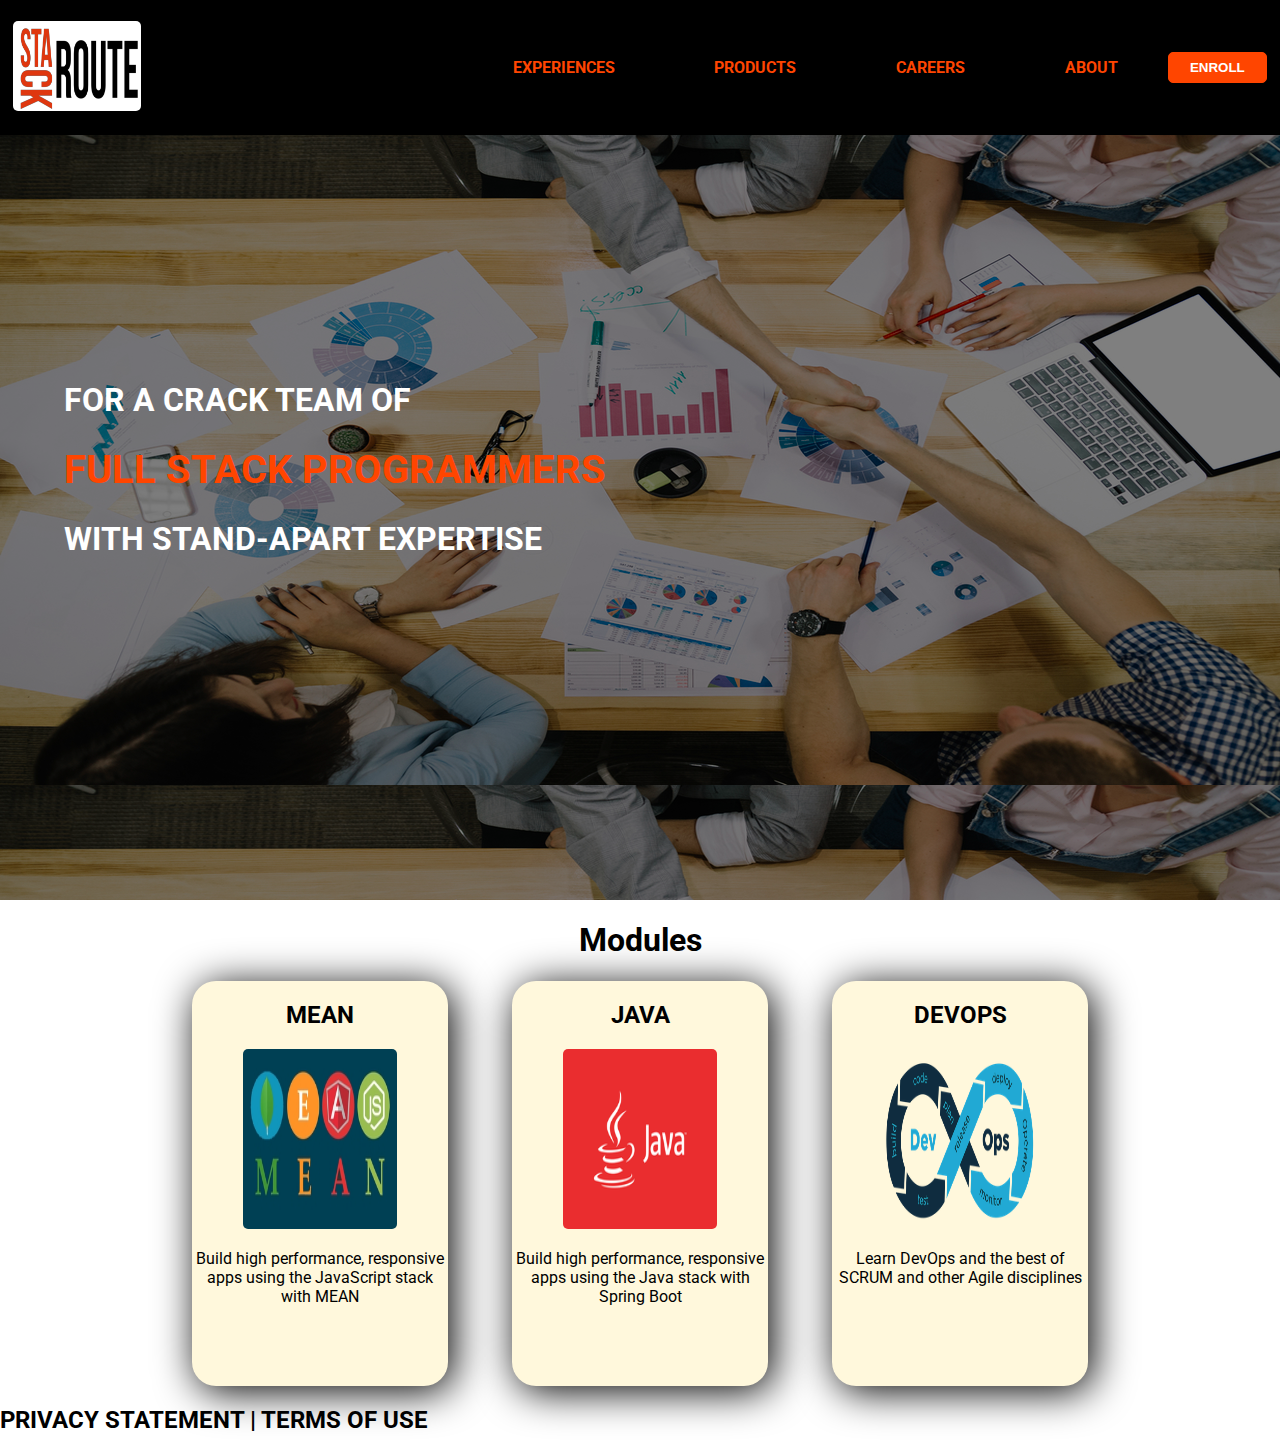
<file: herounit_paperlayout/index.html>
<!DOCTYPE html>
<html lang="en">

<head>
    <meta charset="UTF-8">
    <meta name="viewport" content="width=device-width, initial-scale=1.0">
    <meta http-equiv="X-UA-Compatible" content="ie=edge">

    <title>Hero Unit with Paper Layout</title>

    <link rel="shortcut icon" href="images/favicon.ico" type="image/x-icon">
    <link rel="stylesheet" href="./css/style.css">
    <link href="https://fonts.googleapis.com/css?family=Roboto&display=swap" rel="stylesheet">
    <link rel="stylesheet" href="https://cdnjs.cloudflare.com/ajax/libs/font-awesome/5.15.3/css/all.min.css" integrity="sha512-iBBXm8fW90+nuLcSKlbmrPcLa0OT92xO1BIsZ+ywDWZCvqsWgccV3gFoRBv0z+8dLJgyAHIhR35VZc2oM/gI1w==" crossorigin="anonymous" />
</head>

<body>
    <!-- Header section starts -->
    <header class="header-container">
        <div class="branding">
            <img src="./images/logosm.png" alt="">
        </div>

        <nav class="nav-links">

            <ul>
                <li><a href="#">EXPERIENCES</a></li>
                <li><a href="#">PRODUCTS</a></li>
                <li><a href="#">CAREERS</a></li>
                <li><a href="#">ABOUT</a></li>
            </ul>
        </nav>

        <button class="enroll">ENROLL</button>

    </header>
    <!-- Header section ends -->

    <!-- Hero Unit starts -->
    <section class="herounit-container">
        <div class="herounit-mask">
            <div class="hero-caption">
                <h1>FOR A CRACK TEAM OF</h1>
                <h1>FULL STACK PROGRAMMERS</h1>
                <h1>WITH STAND-APART EXPERTISE</h1>
            </div>
        </div>
    </section>

    <!-- Modules with paper layout - start -->
    <section class="paper-layout-container">

        <h1>Modules</h1>
        <section class="paper-layout-row">
            <article class="paper">
                <h2>MEAN</h2>
                <img src="./images/mean.jpg">
                <p>Build high performance, responsive apps using the JavaScript stack with MEAN</p>
            </article>

            <article class="paper">
                <h2>JAVA</h2>
                <img src="./images/java.png">
                <p>Build high performance, responsive apps using the Java stack with Spring Boot</p>
            </article>

            <article class="paper">
                <h2>DEVOPS</h2>
                <img src="./images/devops.png">
                <p>Learn DevOps and the best of SCRUM and other Agile disciplines</p>
            </article>

        </section>
    </section>

    <!-- Modules with paper layout - end -->
    <!-- footer start-->
    <footer>

        <span style="color: blue; font-size: 2.25em;"><i class="fab fa-facebook"></i></span>
        <h2>PRIVACY STATEMENT | TERMS OF USE</h2>
    </footer>
     <!-- footer end -->

</body>

</html>
</file>
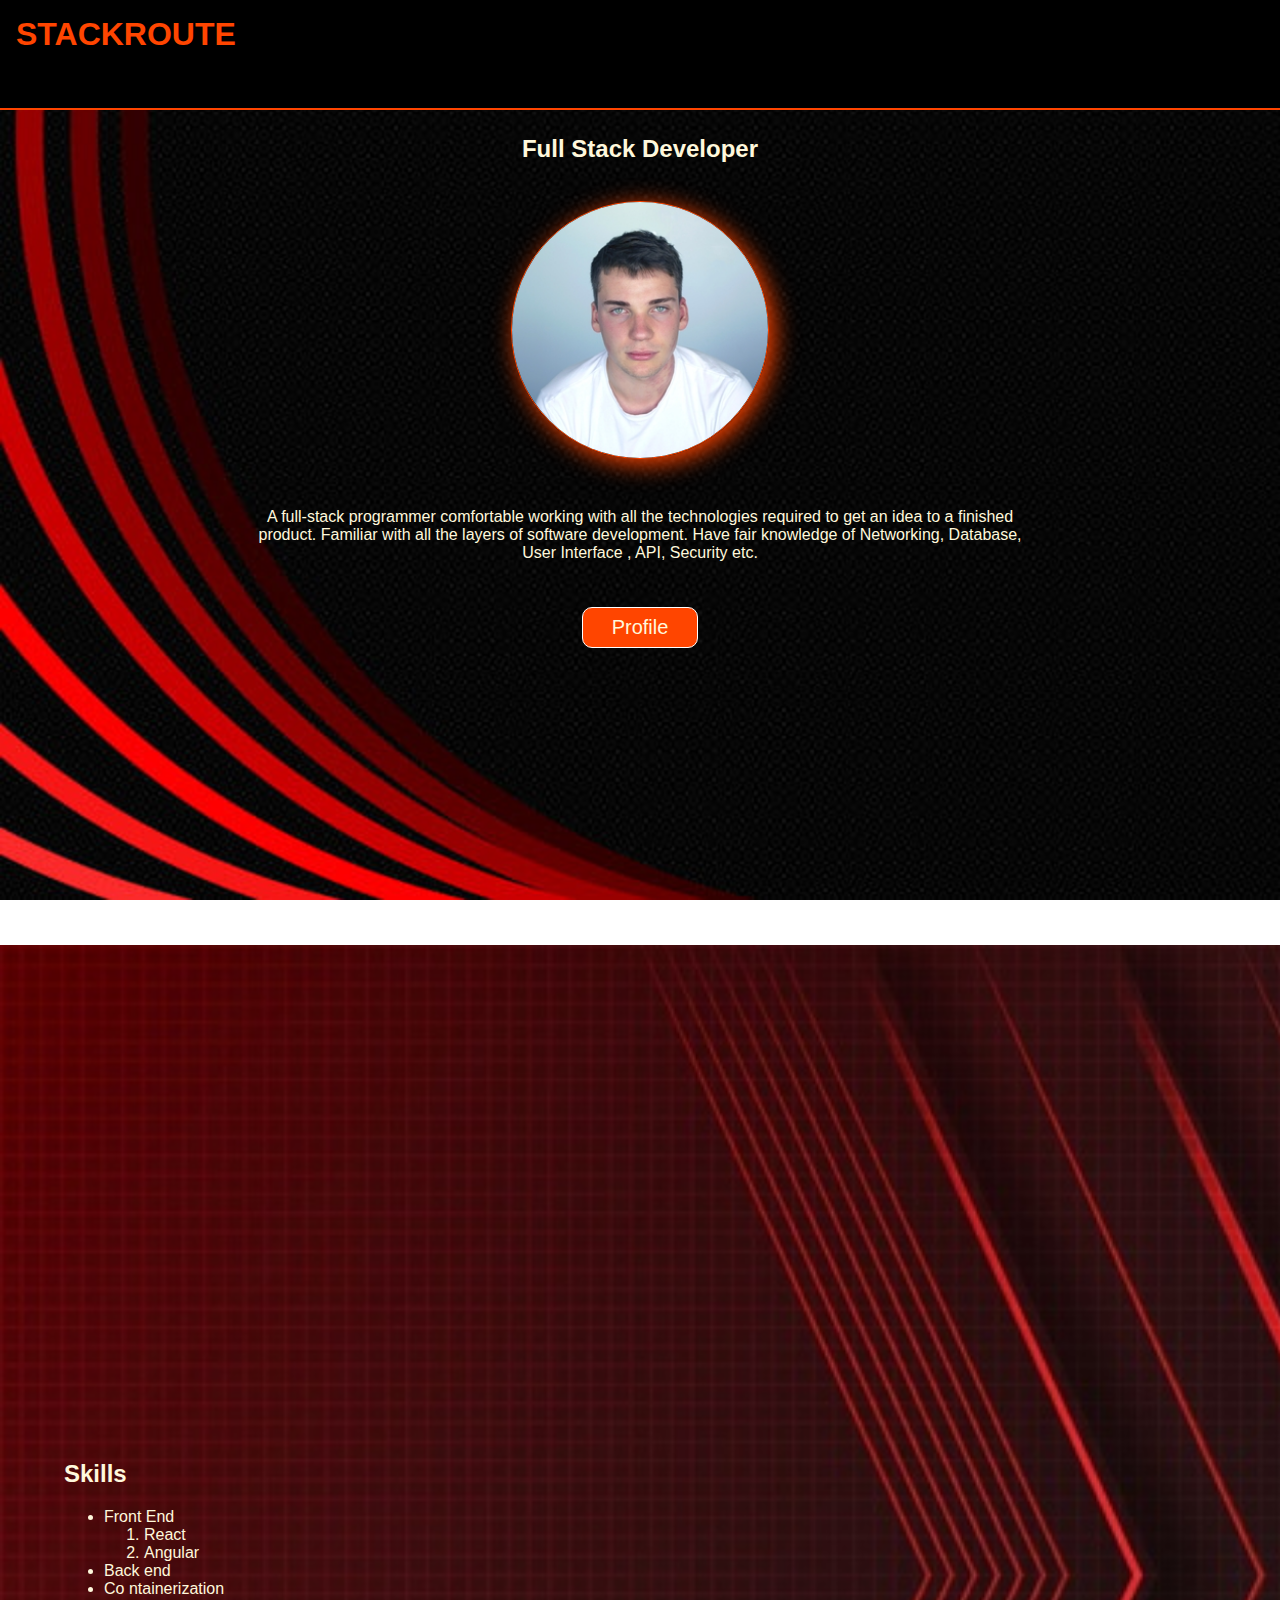
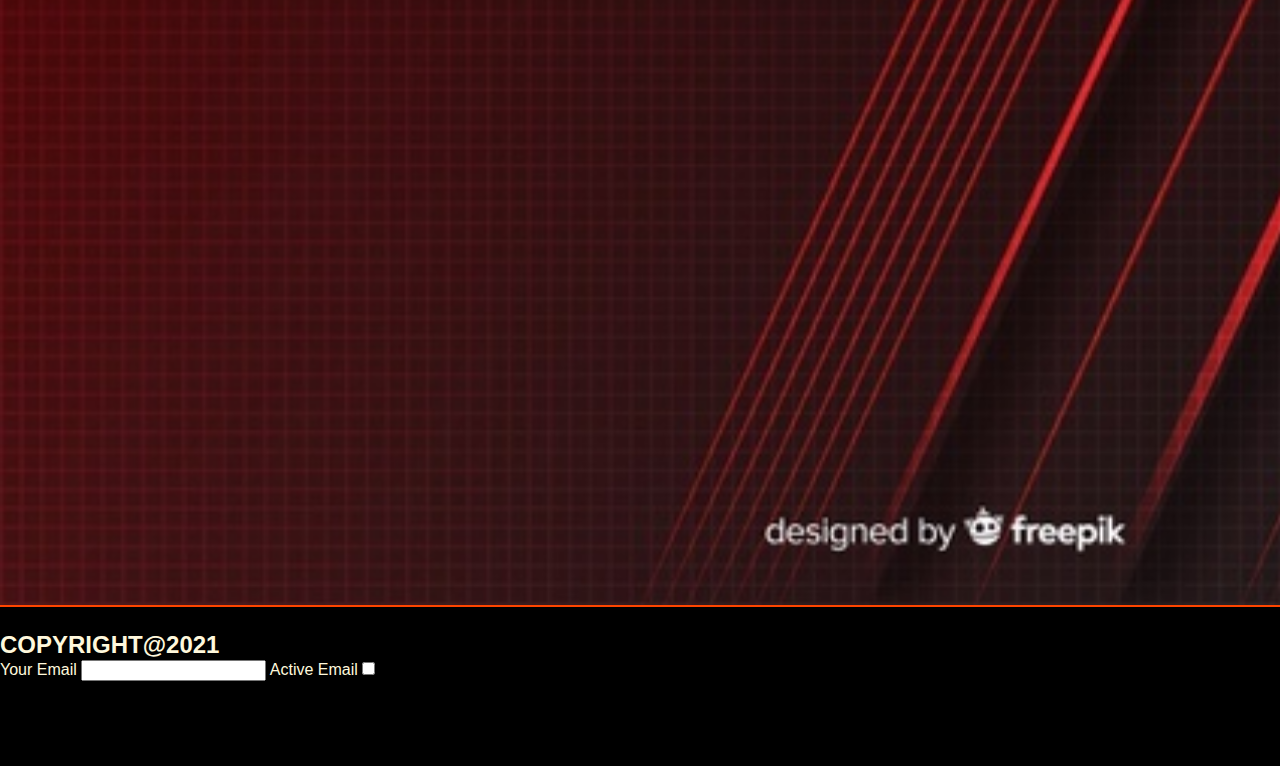
<file: profile/index.html>
<!DOCTYPE html>
<html lang="en">

<head>
    <meta charset="UTF-8">
    <meta name="viewport" content="width=device-width, initial-scale=1.0">
    <title>Profile</title>
    <link rel="shortcut icon" href="./images/favicon.ico" type="image/x-icon">
    <link rel="stylesheet" href="./css/style.css">
    <!-- internal style -->
    <style>
        body {
            font-family: Arial, Helvetica, sans-serif;
            margin: 0;
        }
    </style>

</head>

<body>

    <header>
        <h1 style="color: orangered;">STACKROUTE</h1>
    </header>

    <section class='section1'>
        <h2>Full Stack Developer</h2>
        <img src="./images/profile.jpg" alt="Image of a FS Developer">
        <p>A full-stack programmer comfortable working with all the technologies required to get an idea to a finished product. 
            Familiar with all the layers of software development. Have fair knowledge of Networking, Database, User Interface , API, Security etc.</p>
    
            <a id="profile-link" href="http://www.linkedin.com">Profile</a>
    </section>

    <section id="section2">
        <h2>Skills</h2>
        <ul>
            <li>Front End
                <ol>
                    <li>React</li>
                    <li>Angular</li>
                </ol>
            </li>
            <li>Back end</li>
            <li>Co  ntainerization</li>
        </ul>

    </section>

    <footer>
        <h2>COPYRIGHT@2021</h2>
        <form>
            Your Email <input type='text' />  
            Active Email<input type="checkbox">
        </form>
    </footer>

</body>

</html>
</file>
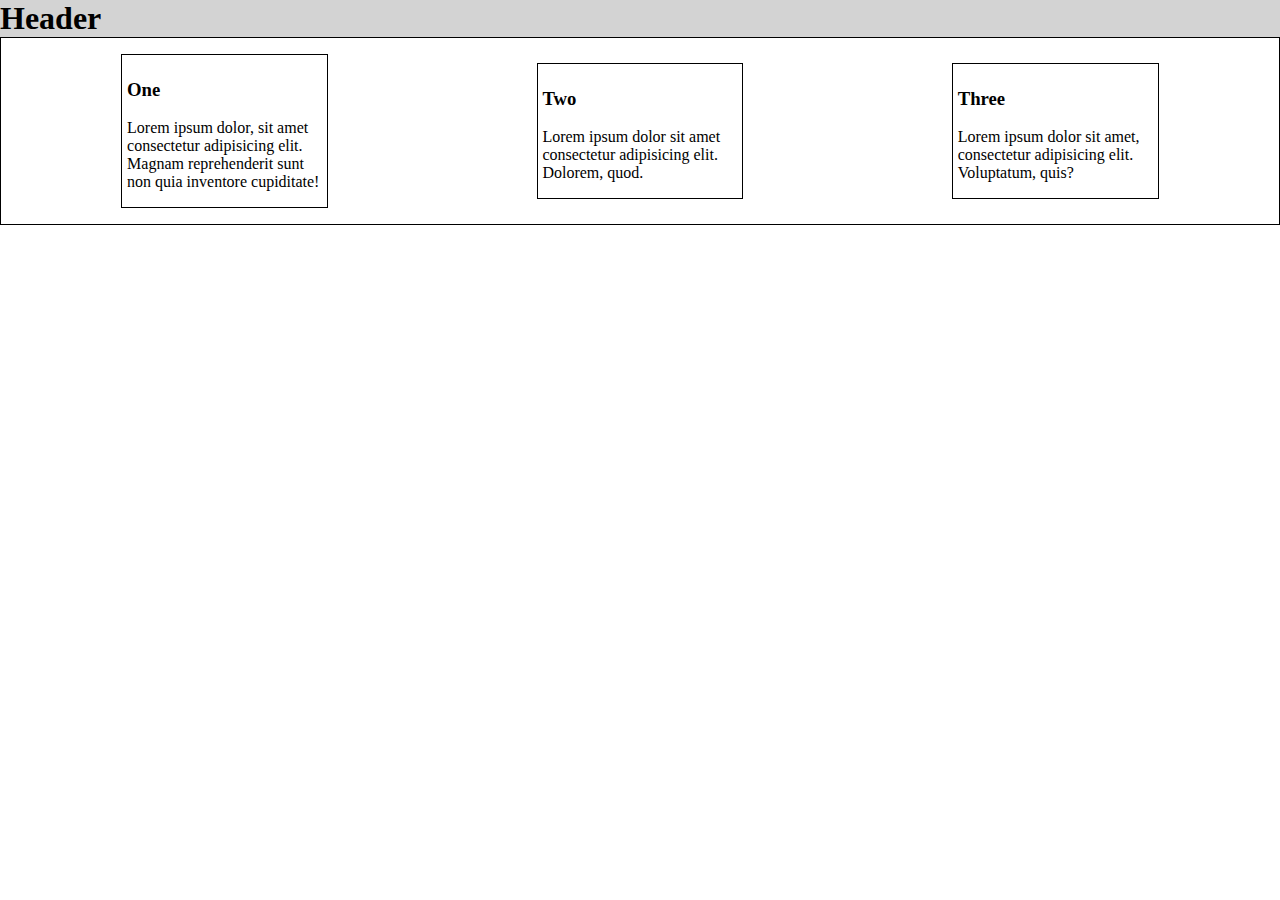
<file: herounit_paperlayout/flexboxdemo.html>
<!DOCTYPE html>
<html lang="en">
<head>
    <meta charset="UTF-8">
    <meta name="viewport" content="width=device-width, initial-scale=1.0">
    <title>flexbox</title>
    <style>
        body{
            margin: 0;
        }
        header{
            background-color: lightgray;
        }
        header h1{
            margin: 0;
        }

        article{
            padding-top: 0.3em;
            padding-left: 0.3em;
            border: 1px solid black;
            flex-basis: 200px;
        }

        /* .one{
            flex: 1;
            order: 2;
        }
        .two{
            flex: 1;
            order:1;
        }
        .three{
            flex: 1;
            order:3;
        } */


        .container{
            display: flex;
            flex-direction: row;
            /* flex-wrap: wrap; */
            justify-content: space-around;
            align-items: center;
            border: 1px solid black;
            padding: 1em;

        }


    </style>
</head>
<body>

    <header>
        <h1>Header</h1>
    </header>

    <section class="container">

        <article class="one">
            <h3>One</h3>
            <p>Lorem ipsum dolor, sit amet consectetur adipisicing elit. Magnam reprehenderit sunt non quia inventore cupiditate!</p>
        </article>
        <article class="two">
            <h3>Two</h3>
            <p>Lorem ipsum dolor sit amet consectetur adipisicing elit. Dolorem, quod.</p>
        </article>
        <article class="three">
            <h3>Three</h3>
            <p>Lorem ipsum dolor sit amet, consectetur adipisicing elit. Voluptatum, quis?</p>
        </article>
   </section>
    
</body>
</html>
</file>
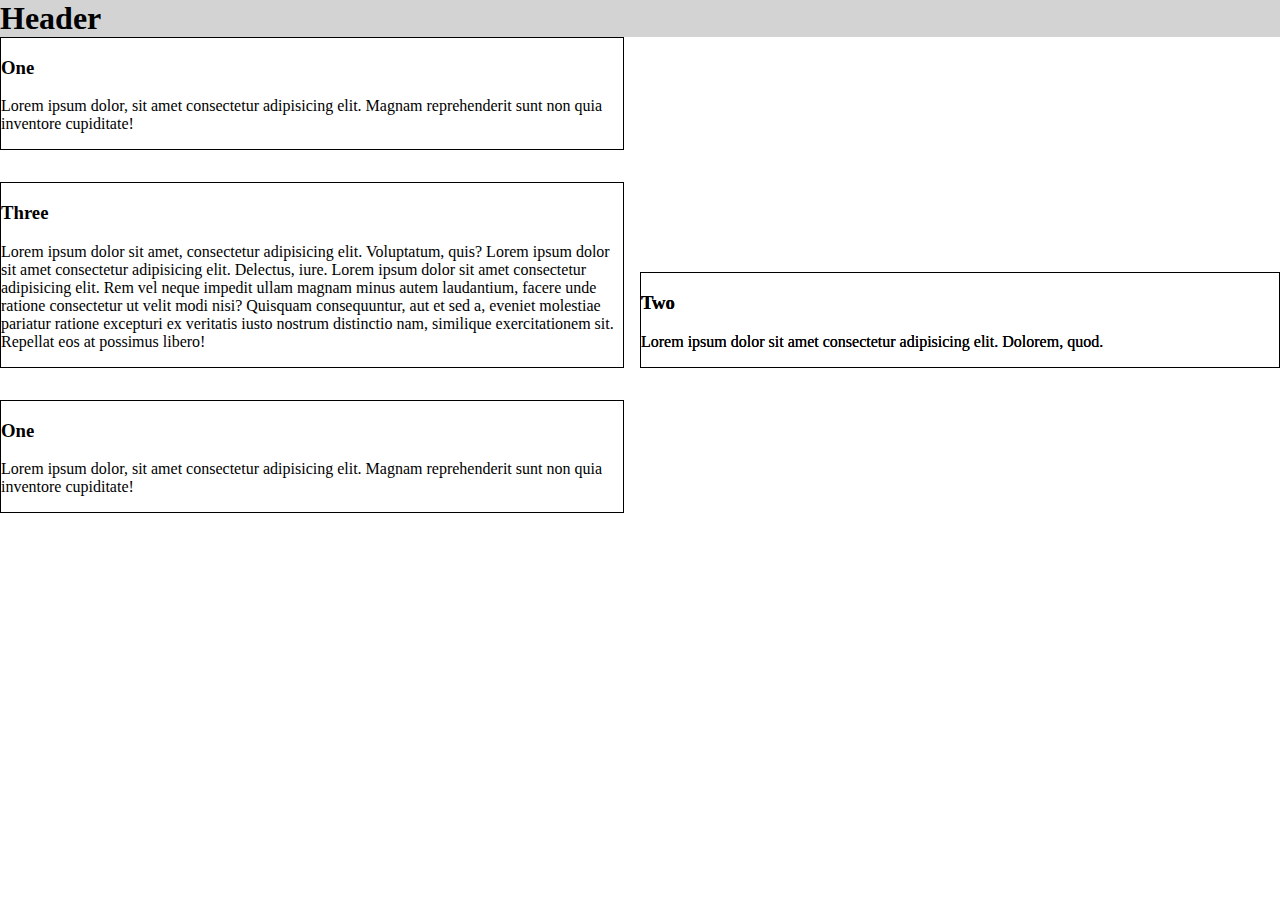
<file: herounit_paperlayout/griddemo.html>
<!DOCTYPE html>
<html lang="en">
<head>
    <meta charset="UTF-8">
    <meta name="viewport" content="width=device-width, initial-scale=1.0">
    <title>flexbox</title>
    <style>
        body{
            margin: 0;
        }
        header{
            background-color: lightgray;
        }
        header h1{
            margin: 0;
        }


        .container{
            display: grid;
            grid-template-columns: 2fr repeat(2,1fr);
            grid-auto-rows: minmax(50px, auto);
            column-gap: 1em;
            row-gap: 2em;
            /* justify-items: center;
            align-items:center; */
        }

        .one{
            justify-self: center;
            align-self: center;
        }

        .two{
            grid-column: 2/4;
            grid-row: 1/3;
            align-self: end;
        }

        article{
            border: 1px solid black;
        }




    </style>
</head>
<body>

    <header>
        <h1>Header</h1>
    </header>

    <section class="container">

        <article class="one">
            <h3>One</h3>
            <p>Lorem ipsum dolor, sit amet consectetur adipisicing elit. Magnam reprehenderit sunt non quia inventore cupiditate!</p>
        </article>
        <article class="two">
            <h3>Two</h3>
            <p>Lorem ipsum dolor sit amet consectetur adipisicing elit. Dolorem, quod.</p>
        </article>
        <article class="three">
            <h3>Three</h3>
            <p>Lorem ipsum dolor sit amet, consectetur adipisicing elit. Voluptatum, quis? Lorem ipsum dolor sit amet consectetur adipisicing elit. Delectus, iure. Lorem ipsum dolor sit amet consectetur adipisicing elit. Rem vel neque impedit ullam magnam minus autem laudantium, facere unde ratione consectetur ut velit modi nisi? Quisquam consequuntur, aut et sed a, eveniet molestiae pariatur ratione excepturi ex veritatis iusto nostrum distinctio nam, similique exercitationem sit. Repellat eos at possimus libero!</p>
        </article>
        <article class="one">
            <h3>One</h3>
            <p>Lorem ipsum dolor, sit amet consectetur adipisicing elit. Magnam reprehenderit sunt non quia inventore cupiditate!</p>
        </article>
        <article class="two">
            <h3>Two</h3>
            <p>Lorem ipsum dolor sit amet consectetur adipisicing elit. Dolorem, quod.</p>
        </article>
   </section>
    
</body>
</html>
</file>
<file: herounit_paperlayout/css/style.css>
body{
    margin: 0;
    font-family: 'Roboto', sans-serif;
}

.header-container{
    display: flex;
    align-items: center;
    justify-content: space-between;
    background-color: black;
    color: orangered;
    height: 15vh;
}

.branding{
    flex: 1;
}

.branding img{
    height: 10vh;
    width: 10vw;
    background-color: white;
    border-radius: 5px;
    margin-left: 1vw;
}


header nav ul{
    display: flex;
    list-style-type: none;
    justify-content: space-around;
    margin-left: 20vw;
}

.nav-links{
    flex: 6;
}

.nav-links a{
   text-decoration: none;
   color: orangered;
   font-weight: bolder;
}

.nav-links a:hover{
    color: white;
 }

.enroll{
    flex: 0.5;
    background-color: orangered;
    color: white;
    border-radius: 5px;
    border: 1px solid orangered;
    width: 8vw;
    margin-right: 1em;
    padding: 0.5em;
    font-weight: bolder;
}

/* Hero unit styling starts here */

.herounit-container{
    background: url(../images/bg.jpg);
    height: 85vh;
    color: white;

}

.hero-caption{
    padding-top: 25vh;
    margin-left: 5vw;
}


.hero-caption h1:nth-child(2){
    font-size: 2.5em;;
    color: orangered;
}

.herounit-mask{
    background-color: rgba(0,0,0,.5);
    height: 85vh;
}

/* Hero unit styling ends here */

/* Paper layout styling starts*/

.paper-layout-container{

    display: grid;
    justify-items: center;

}

.paper-layout-row{
    display: grid;
    grid-template-columns: repeat(3, 1fr);
    column-gap: 5vw;
}

.paper{
    text-align: center;
    height: 45vh;
    width: 20vw;
    background-color: cornsilk;
    border-radius: 1.5em;
    box-shadow: 5px 5px 40px black;
}

.paper img{
    height: 20vh;
    width: 12vw;
    border-radius: 5px;
}
</file>
<file: profile/css/style.css>
header{
    background-color: black;
    color: orangered;
    height: 12vh;
    font-weight: bolder;
    border-bottom: 2px solid orangered;
    position: fixed;
    width: 100%;
}

header h1{
    margin: 0;
    padding-top: 0.5em;
    padding-left: 0.5em;
}


/* Section 1 styling starts */

.section1{
    text-align: center;
    background: url(../images/bg1.jpg);
    background-attachment: fixed;
    background-size: cover;
    height: 85vh;
    color: cornsilk;
    padding-top: 10vh;
    padding-bottom: 10vh;


}

.section1 h2{
    margin-top: 5vh;    
}

.section1 img{
    border-radius: 50%;
    width: 20vw;
    height: auto;
    margin-top: 2vh;
    border: 1px solid orangered;
    box-shadow: 5px 5px 25px orangered;
    /* transition-property: transform;
    transition-duration: 1s;
    transition-timing-function: ease-out; */
    transition: transform 1s ease-out;
}

.section1 img:hover{
    transform: scale(1.5, 1.5);
}

.section1 p{
    text-align: center;
    width: 60vw;
    margin: 5vh auto;
}

.section1 #profile-link{
    display: block;
    text-decoration: none;
    background-color: orangered;
    color: cornsilk;
    border-radius: 10px;
    width: 8vw;
    margin: 5vh auto;
    border: 1px solid white;
    padding: .4em .3em;
    font-size: 1.25em;
    
}

.section1 #profile-link:hover{
    background-color: cornsilk;
    color: orangered;
    border: 1px solid orangered;
}



#section2{

    background: url(../images/bg2.jpg);
    background-size: cover;
    height: 85vh;
    color: cornsilk;
    padding-top: 55vh;
    padding-left: 5vw;

}


footer{
    background-color: black;
    color: cornsilk;
    height: 15vh;
    padding-top: 1.5em;
    border-top: 2px solid orangered;
}

footer h2{

    margin: 0;
}
</file>
